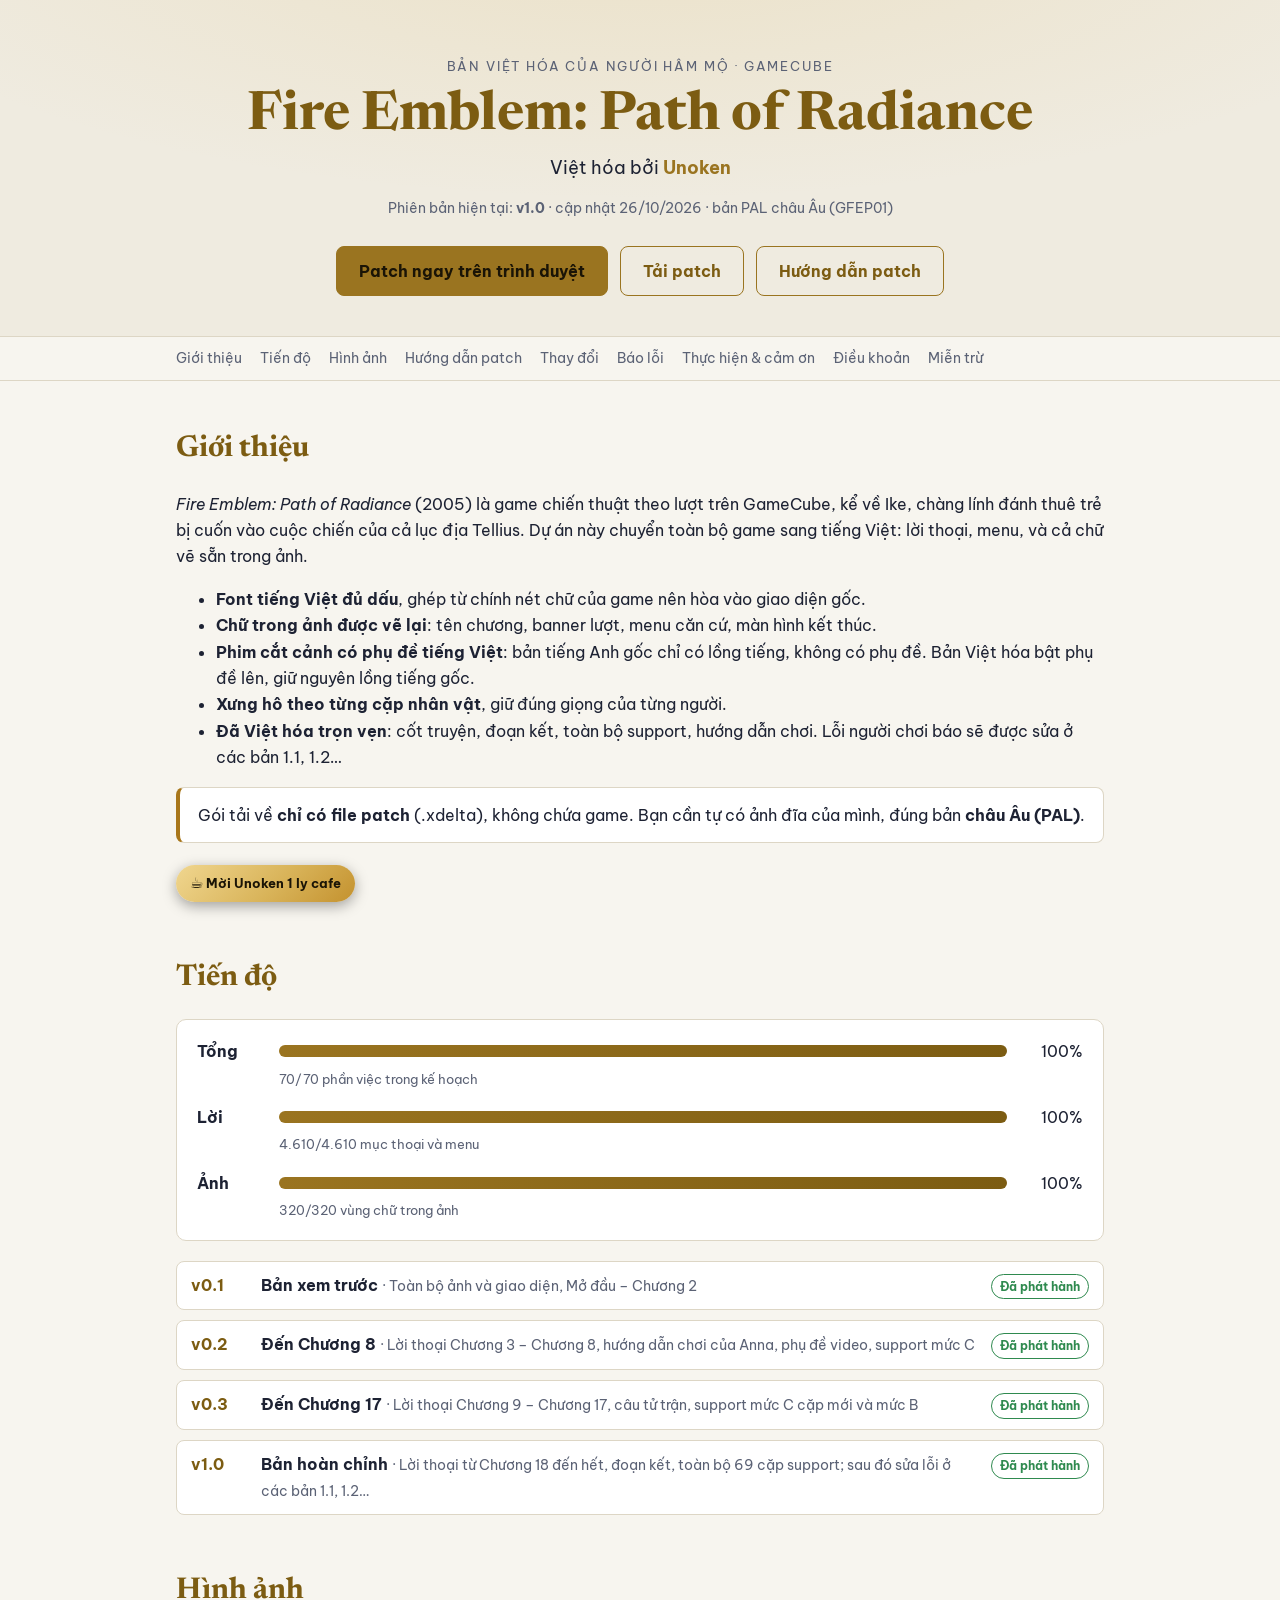
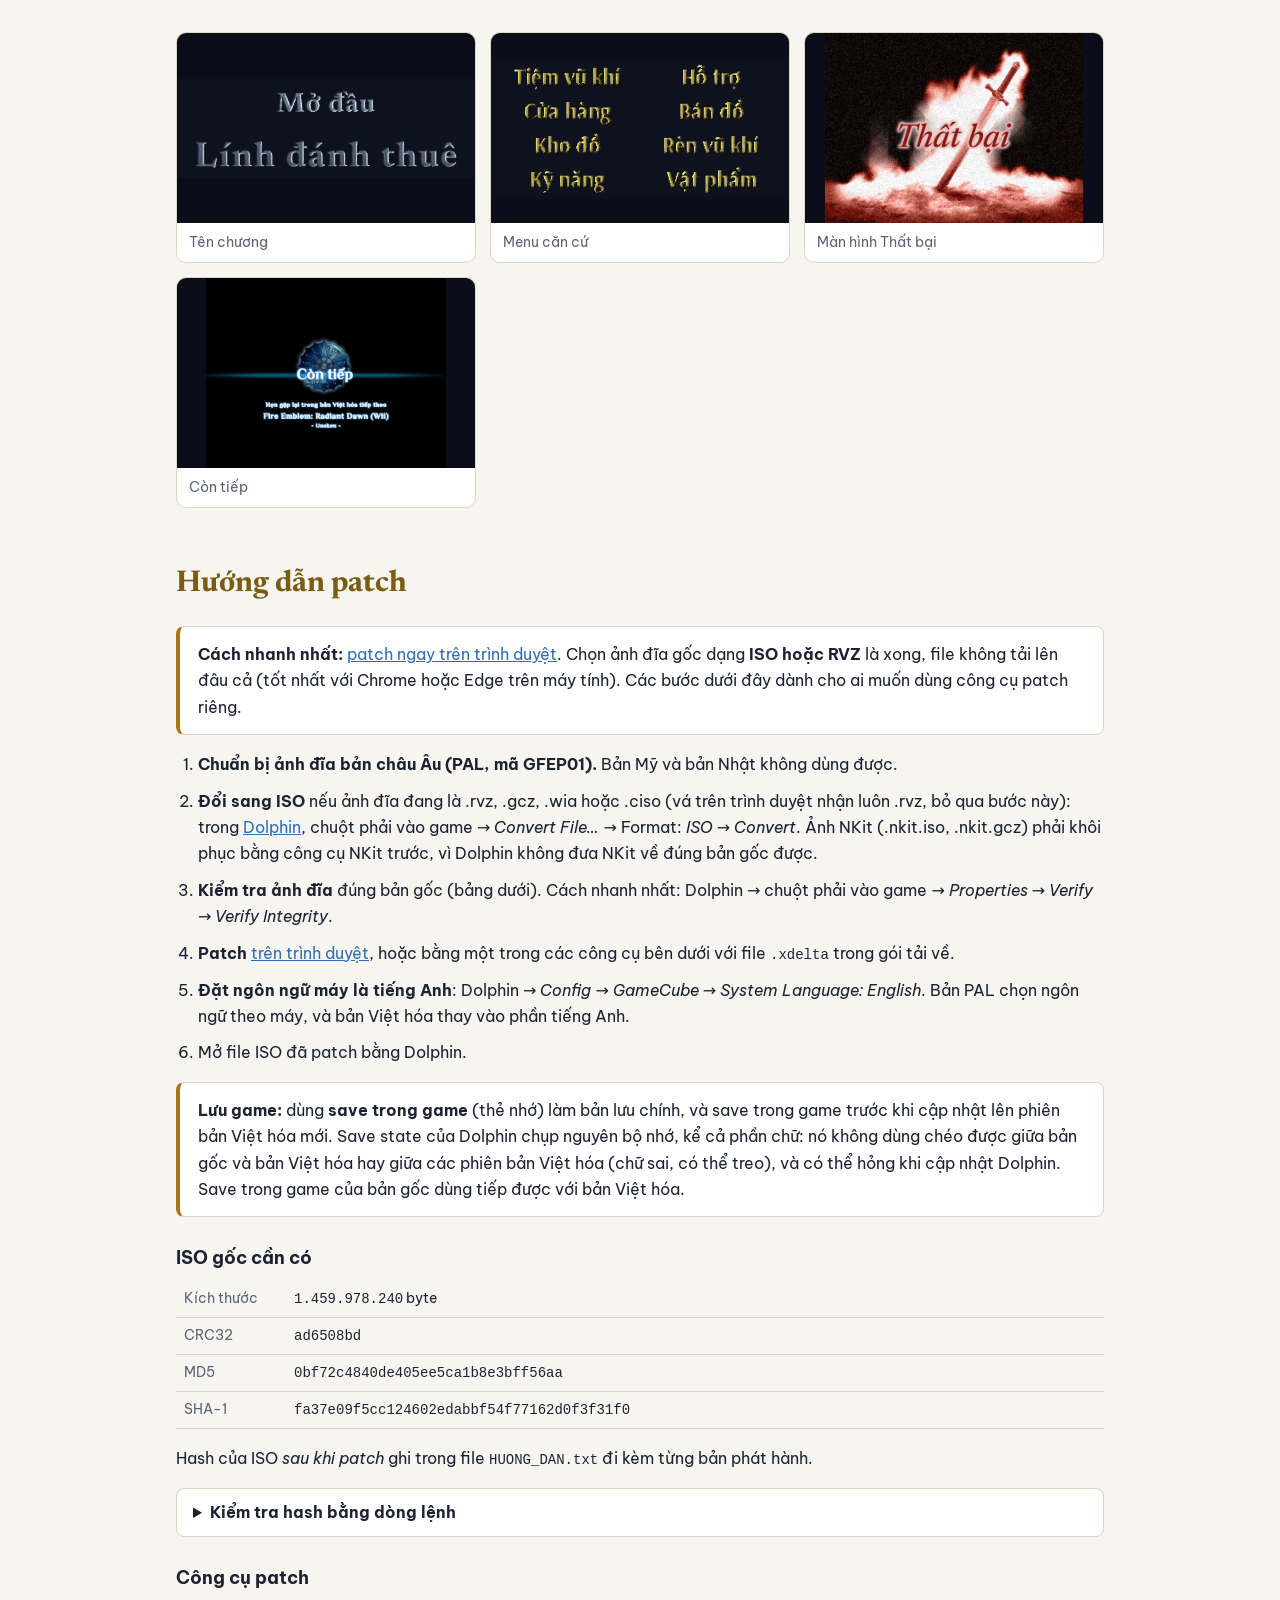
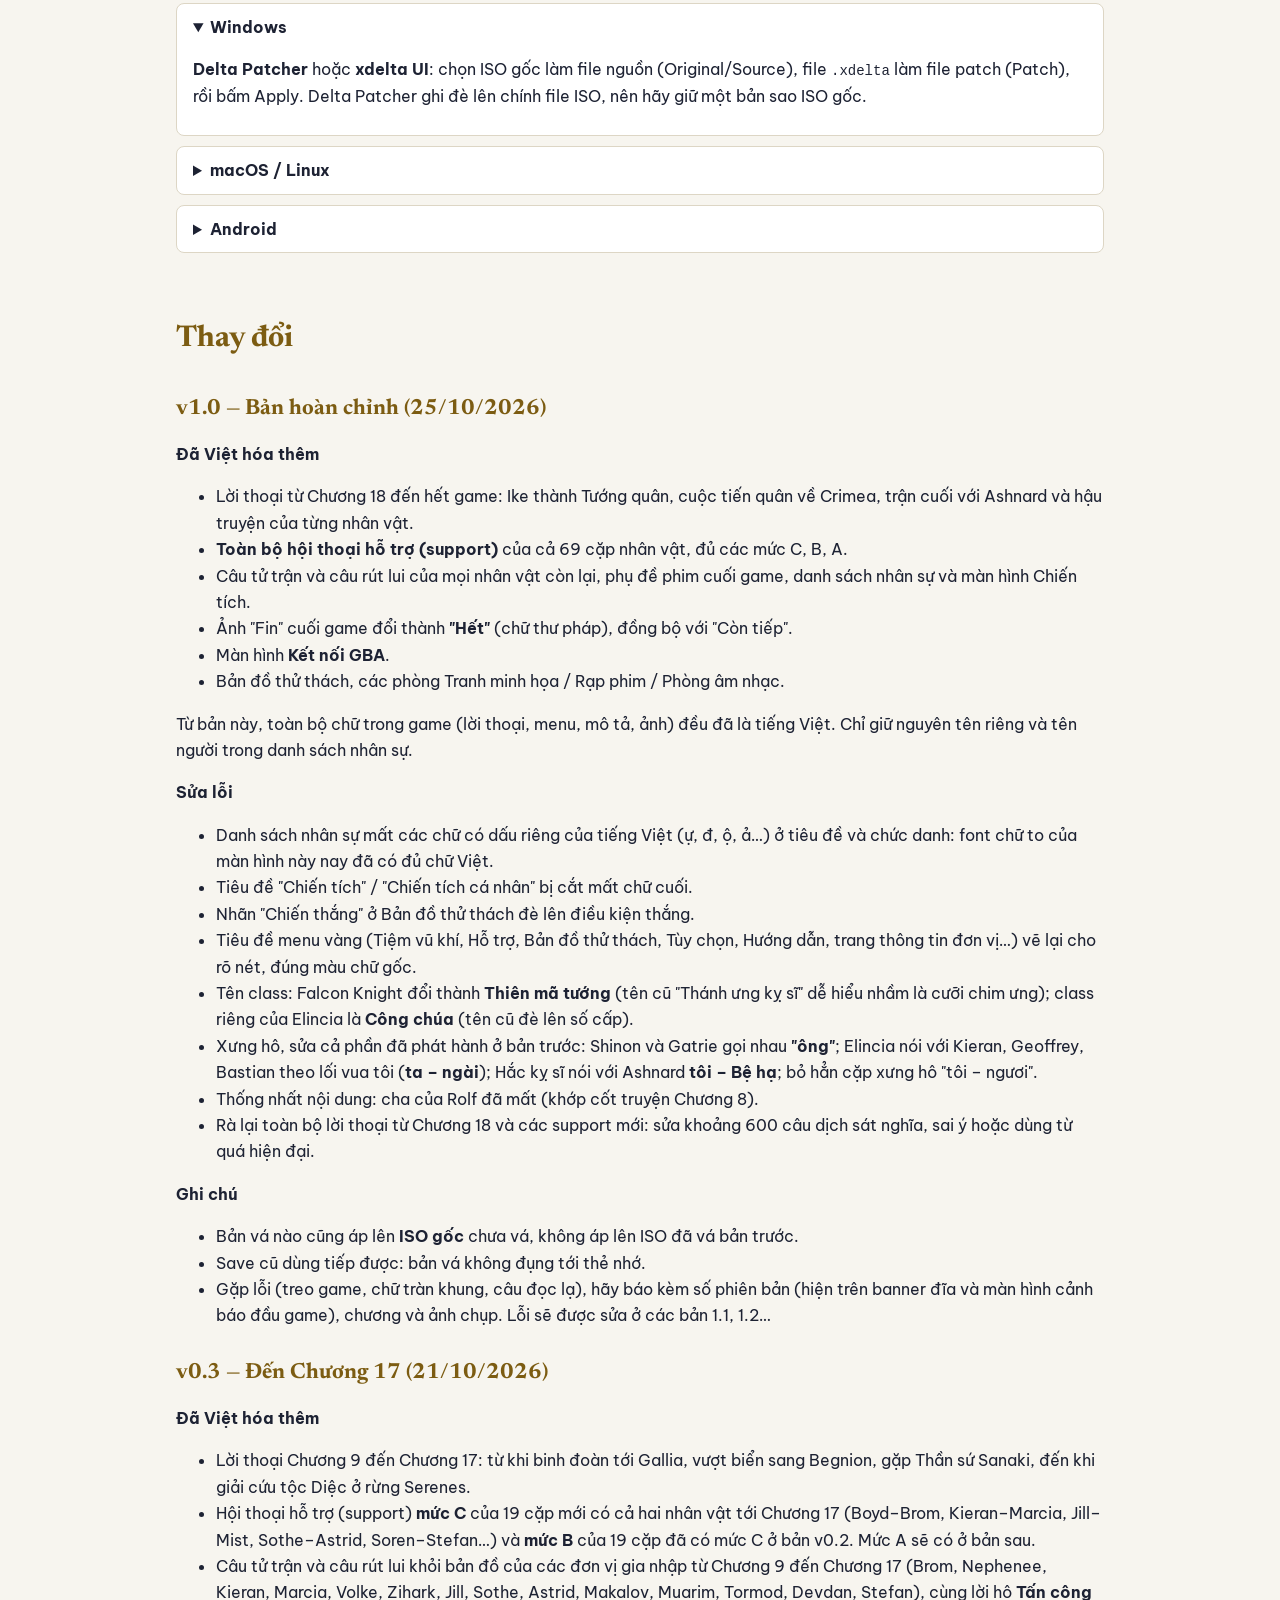
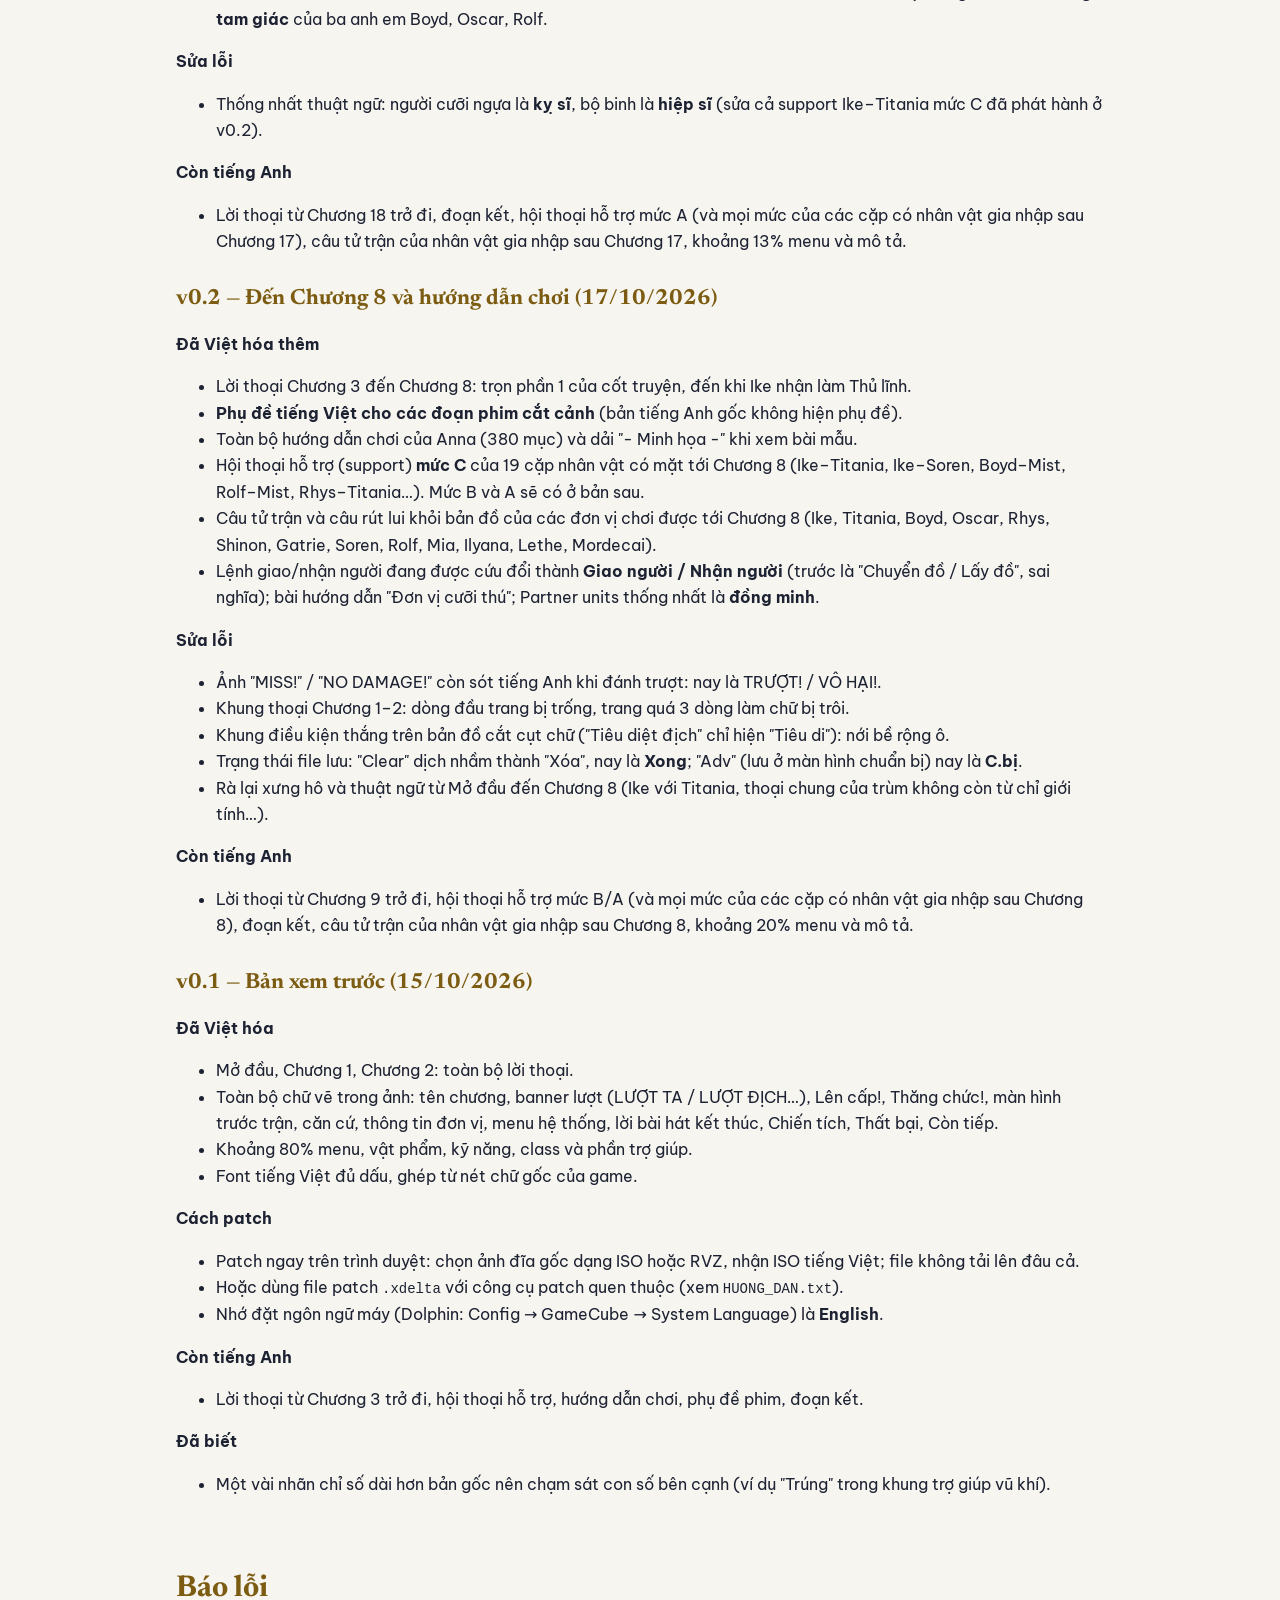
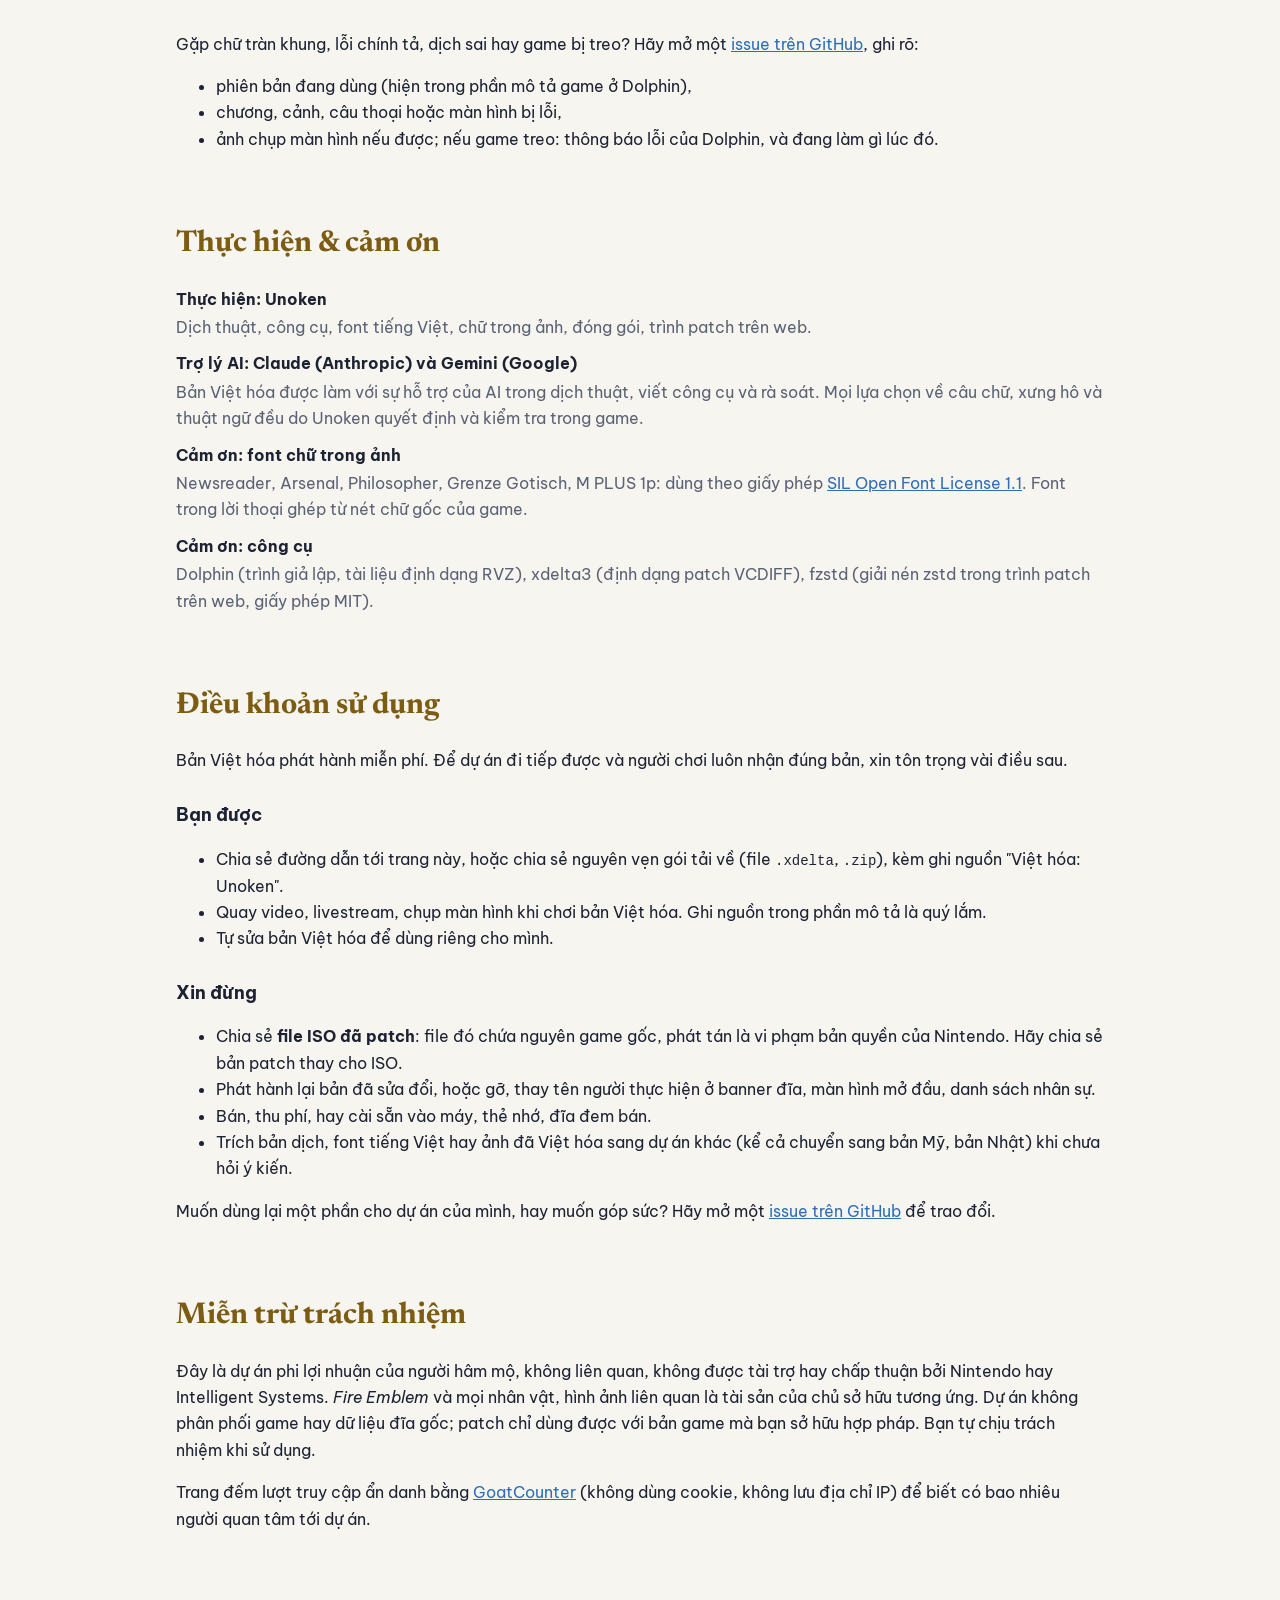
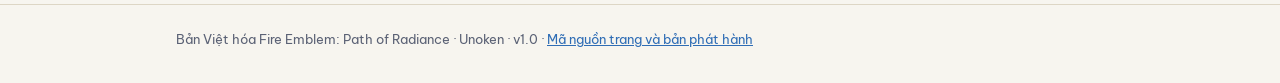
<file: index.html>
<!doctype html>
<html lang="vi">
<head>
<meta charset="utf-8">
<meta name="viewport" content="width=device-width, initial-scale=1">
<title>Fire Emblem: Path of Radiance — Bản Việt hóa</title>
<meta name="description" content="Bản Việt hóa do người hâm mộ thực hiện cho Fire Emblem: Path of Radiance (GameCube, bản PAL châu Âu). Patch ngay trên trình duyệt hoặc file patch xdelta, hướng dẫn, tiến độ dịch.">
<link rel="preconnect" href="https://fonts.googleapis.com">
<link rel="preconnect" href="https://fonts.gstatic.com" crossorigin>
<link href="https://fonts.googleapis.com/css2?family=Be+Vietnam+Pro:wght@400;500;700&family=Newsreader:opsz,wght@6..72,600;6..72,700&display=swap" rel="stylesheet">
<link rel="stylesheet" href="assets/style.css">
</head>
<body>
<header class="hero">
  <div class="wrap">
    <p class="kicker">Bản Việt hóa của người hâm mộ · GameCube</p>
    <h1>Fire Emblem: Path of Radiance</h1>
    <p class="sub">Việt hóa bởi <span class="by">Unoken</span></p>
    <p class="meta">Phiên bản hiện tại: <strong>v1.0</strong> · cập nhật 26/10/2026 · bản PAL châu Âu (GFEP01)</p>
    <div class="btns">
      <a class="btn primary" href="patch/">Patch ngay trên trình duyệt</a>
      <a class="btn" href="https://github.com/Unoken/FE9-VietHoa/releases/latest">Tải patch</a>
      <a class="btn" href="#huong-dan">Hướng dẫn patch</a>
    </div>
  </div>
</header>

<nav class="toc"><div class="wrap">
  <a href="#gioi-thieu">Giới thiệu</a><a href="#tien-do">Tiến độ</a><a href="#anh">Hình ảnh</a>
  <a href="#huong-dan">Hướng dẫn patch</a><a href="#thay-doi">Thay đổi</a><a href="#bao-loi">Báo lỗi</a>
  <a href="#cam-on">Thực hiện & cảm ơn</a><a href="#dieu-khoan">Điều khoản</a><a href="#mien-tru">Miễn trừ</a>
</div></nav>

<main class="wrap">
<section id="gioi-thieu">
  <h2>Giới thiệu</h2>
  <p><em>Fire Emblem: Path of Radiance</em> (2005) là game chiến thuật theo lượt trên GameCube, kể về Ike, chàng lính đánh thuê trẻ bị cuốn vào cuộc chiến của cả lục địa Tellius. Dự án này chuyển toàn bộ game sang tiếng Việt: lời thoại, menu, và cả chữ vẽ sẵn trong ảnh.</p>
  <ul>
    <li><strong>Font tiếng Việt đủ dấu</strong>, ghép từ chính nét chữ của game nên hòa vào giao diện gốc.</li>
    <li><strong>Chữ trong ảnh được vẽ lại</strong>: tên chương, banner lượt, menu căn cứ, màn hình kết thúc.</li>
    <li><strong>Phim cắt cảnh có phụ đề tiếng Việt</strong>: bản tiếng Anh gốc chỉ có lồng tiếng, không có phụ đề. Bản Việt hóa bật phụ đề lên, giữ nguyên lồng tiếng gốc.</li>
    <li><strong>Xưng hô theo từng cặp nhân vật</strong>, giữ đúng giọng của từng người.</li>
    <li><strong>Đã Việt hóa trọn vẹn</strong>: cốt truyện, đoạn kết, toàn bộ support, hướng dẫn chơi. Lỗi người chơi báo sẽ được sửa ở các bản 1.1, 1.2…</li>
  </ul>
  <div class="note">Gói tải về <strong>chỉ có file patch</strong> (.xdelta), không chứa game. Bạn cần tự có ảnh đĩa của mình, đúng bản <strong>châu Âu (PAL)</strong>.</div>
  <div class="cafe-row"><button type="button" class="cafe-btn" data-open="moi-cafe"><span class="cup" aria-hidden="true">☕</span> Mời Unoken 1 ly cafe</button></div>
</section>

<section id="tien-do">
  <h2>Tiến độ</h2>
  <div class="card progress">
    <div class="prow"><span class="lbl">Tổng</span><div class="bar"><i style="width:100.0%"></i></div><span class="pct">100%</span><span class="det">70/70 phần việc trong kế hoạch</span></div>
    <div class="prow"><span class="lbl">Lời</span><div class="bar"><i style="width:100.0%"></i></div><span class="pct">100%</span><span class="det">4.610/4.610 mục thoại và menu</span></div>
    <div class="prow"><span class="lbl">Ảnh</span><div class="bar"><i style="width:100.0%"></i></div><span class="pct">100%</span><span class="det">320/320 vùng chữ trong ảnh</span></div>
  </div>
  <ul class="miles">
    <li><span class="id">v0.1</span><span><strong>Bản xem trước</strong> <span class="desc">· Toàn bộ ảnh và giao diện, Mở đầu – Chương 2</span></span><span class="tag done">Đã phát hành</span></li>
    <li><span class="id">v0.2</span><span><strong>Đến Chương 8</strong> <span class="desc">· Lời thoại Chương 3 – Chương 8, hướng dẫn chơi của Anna, phụ đề video, support mức C</span></span><span class="tag done">Đã phát hành</span></li>
    <li><span class="id">v0.3</span><span><strong>Đến Chương 17</strong> <span class="desc">· Lời thoại Chương 9 – Chương 17, câu tử trận, support mức C cặp mới và mức B</span></span><span class="tag done">Đã phát hành</span></li>
    <li><span class="id">v1.0</span><span><strong>Bản hoàn chỉnh</strong> <span class="desc">· Lời thoại từ Chương 18 đến hết, đoạn kết, toàn bộ 69 cặp support; sau đó sửa lỗi ở các bản 1.1, 1.2…</span></span><span class="tag done">Đã phát hành</span></li>
  </ul>
</section>

<section id="anh">
  <h2>Hình ảnh</h2>
  <div class="gallery">
    <figure><img src="assets/screens/ten-chuong.png" alt="Tên chương" loading="lazy"><figcaption>Tên chương</figcaption></figure>
    <figure><img src="assets/screens/menu-can-cu.png" alt="Menu căn cứ" loading="lazy"><figcaption>Menu căn cứ</figcaption></figure>
    <figure><img src="assets/screens/that-bai.png" alt="Màn hình Thất bại" loading="lazy"><figcaption>Màn hình Thất bại</figcaption></figure>
    <figure><img src="assets/screens/con-tiep.png" alt="Còn tiếp" loading="lazy"><figcaption>Còn tiếp</figcaption></figure>
  </div>
</section>

<section id="huong-dan">
  <h2>Hướng dẫn patch</h2>
  <div class="note"><strong>Cách nhanh nhất:</strong> <a href="patch/">patch ngay trên trình duyệt</a>. Chọn ảnh đĩa gốc dạng <strong>ISO hoặc RVZ</strong> là xong, file không tải lên đâu cả (tốt nhất với Chrome hoặc Edge trên máy tính). Các bước dưới đây dành cho ai muốn dùng công cụ patch riêng.</div>
  <ol class="steps">
    <li><strong>Chuẩn bị ảnh đĩa bản châu Âu (PAL, mã GFEP01).</strong> Bản Mỹ và bản Nhật không dùng được.</li>
    <li><strong>Đổi sang ISO</strong> nếu ảnh đĩa đang là .rvz, .gcz, .wia hoặc .ciso (vá trên trình duyệt nhận luôn .rvz, bỏ qua bước này): trong <a href="https://dolphin-emu.org">Dolphin</a>, chuột phải vào game → <em>Convert File…</em> → Format: <em>ISO</em> → <em>Convert</em>.
      Ảnh NKit (.nkit.iso, .nkit.gcz) phải khôi phục bằng công cụ NKit trước, vì Dolphin không đưa NKit về đúng bản gốc được.</li>
    <li><strong>Kiểm tra ảnh đĩa</strong> đúng bản gốc (bảng dưới). Cách nhanh nhất: Dolphin → chuột phải vào game → <em>Properties</em> → <em>Verify</em> → <em>Verify Integrity</em>.</li>
    <li><strong>Patch</strong> <a href="patch/">trên trình duyệt</a>, hoặc bằng một trong các công cụ bên dưới với file <code>.xdelta</code> trong gói tải về.</li>
    <li><strong>Đặt ngôn ngữ máy là tiếng Anh</strong>: Dolphin → <em>Config</em> → <em>GameCube</em> → <em>System Language: English</em>. Bản PAL chọn ngôn ngữ theo máy, và bản Việt hóa thay vào phần tiếng Anh.</li>
    <li>Mở file ISO đã patch bằng Dolphin.</li>
  </ol>
  <div class="note"><strong>Lưu game:</strong> dùng <strong>save trong game</strong> (thẻ nhớ) làm bản lưu chính, và save trong game trước khi cập nhật lên phiên bản Việt hóa mới. Save state của Dolphin chụp nguyên bộ nhớ, kể cả phần chữ: nó không dùng chéo được giữa bản gốc và bản Việt hóa hay giữa các phiên bản Việt hóa (chữ sai, có thể treo), và có thể hỏng khi cập nhật Dolphin. Save trong game của bản gốc dùng tiếp được với bản Việt hóa.</div>

  <h3>ISO gốc cần có</h3>
  <table class="hash">
    <tr><td>Kích thước</td><td><code>1.459.978.240</code> byte</td></tr>
    <tr><td>CRC32</td><td><code>ad6508bd</code></td></tr>
    <tr><td>MD5</td><td><code>0bf72c4840de405ee5ca1b8e3bff56aa</code></td></tr>
    <tr><td>SHA-1</td><td><code>fa37e09f5cc124602edabbf54f77162d0f3f31f0</code></td></tr>
  </table>
  <p>Hash của ISO <em>sau khi patch</em> ghi trong file <code>HUONG_DAN.txt</code> đi kèm từng bản phát hành.</p>
  <details><summary>Kiểm tra hash bằng dòng lệnh</summary>
    <p>Windows (PowerShell):</p><pre>Get-FileHash -Algorithm SHA1 "game.iso"</pre>
    <p>macOS:</p><pre>shasum -a 1 game.iso</pre>
    <p>Linux:</p><pre>sha1sum game.iso</pre>
  </details>

  <h3>Công cụ patch</h3>
  <details open><summary>Windows</summary>
    <p><strong>Delta Patcher</strong> hoặc <strong>xdelta UI</strong>: chọn ISO gốc làm file nguồn (Original/Source), file <code>.xdelta</code> làm file patch (Patch), rồi bấm Apply. Delta Patcher ghi đè lên chính file ISO, nên hãy giữ một bản sao ISO gốc.</p>
  </details>
  <details><summary>macOS / Linux</summary>
    <p>Dùng <strong>Delta Patcher</strong> (có giao diện), hoặc dòng lệnh <code>xdelta3</code> (macOS: <code>brew install xdelta</code>; Linux: <code>sudo apt install xdelta3</code>):</p>
    <pre>xdelta3 -d -s "ISO gốc.iso" FE9-VietHoa-Unoken-v1.0.xdelta FE9-VietHoa-Unoken-v1.0.iso</pre>
  </details>
  <details><summary>Android</summary>
    <p>Dùng <strong>UniPatcher</strong>: chọn file patch <code>.xdelta</code> và file ISO gốc, rồi bấm patch. Sau đó mở bằng Dolphin cho Android.</p>
  </details>
</section>

<section id="thay-doi" class="changelog">
  <h2>Thay đổi</h2>
  <h3>v1.0 — Bản hoàn chỉnh (25/10/2026)</h3>
  <h4>Đã Việt hóa thêm</h4>
  <ul>
    <li>Lời thoại từ Chương 18 đến hết game: Ike thành Tướng quân, cuộc tiến quân về Crimea, trận cuối với Ashnard và hậu truyện của từng nhân vật.</li>
    <li><strong>Toàn bộ hội thoại hỗ trợ (support)</strong> của cả 69 cặp nhân vật, đủ các mức C, B, A.</li>
    <li>Câu tử trận và câu rút lui của mọi nhân vật còn lại, phụ đề phim cuối game, danh sách nhân sự và màn hình Chiến tích.</li>
    <li>Ảnh &quot;Fin&quot; cuối game đổi thành <strong>&quot;Hết&quot;</strong> (chữ thư pháp), đồng bộ với &quot;Còn tiếp&quot;.</li>
    <li>Màn hình <strong>Kết nối GBA</strong>.</li>
    <li>Bản đồ thử thách, các phòng Tranh minh họa / Rạp phim / Phòng âm nhạc.</li>
  </ul>
  <p>Từ bản này, toàn bộ chữ trong game (lời thoại, menu, mô tả, ảnh) đều đã là tiếng Việt. Chỉ giữ nguyên tên riêng và tên người trong danh sách nhân sự.</p>
  <h4>Sửa lỗi</h4>
  <ul>
    <li>Danh sách nhân sự mất các chữ có dấu riêng của tiếng Việt (ự, đ, ộ, ả…) ở tiêu đề và chức danh: font chữ to của màn hình này nay đã có đủ chữ Việt.</li>
    <li>Tiêu đề &quot;Chiến tích&quot; / &quot;Chiến tích cá nhân&quot; bị cắt mất chữ cuối.</li>
    <li>Nhãn &quot;Chiến thắng&quot; ở Bản đồ thử thách đè lên điều kiện thắng.</li>
    <li>Tiêu đề menu vàng (Tiệm vũ khí, Hỗ trợ, Bản đồ thử thách, Tùy chọn, Hướng dẫn, trang thông tin đơn vị…) vẽ lại cho rõ nét, đúng màu chữ gốc.</li>
    <li>Tên class: Falcon Knight đổi thành <strong>Thiên mã tướng</strong> (tên cũ &quot;Thánh ưng kỵ sĩ&quot; dễ hiểu nhầm là cưỡi chim ưng); class riêng của Elincia là <strong>Công chúa</strong> (tên cũ đè lên số cấp).</li>
    <li>Xưng hô, sửa cả phần đã phát hành ở bản trước: Shinon và Gatrie gọi nhau <strong>&quot;ông&quot;</strong>; Elincia nói với Kieran, Geoffrey, Bastian theo lối vua tôi (<strong>ta – ngài</strong>); Hắc kỵ sĩ nói với Ashnard <strong>tôi – Bệ hạ</strong>; bỏ hẳn cặp xưng hô &quot;tôi – ngươi&quot;.</li>
    <li>Thống nhất nội dung: cha của Rolf đã mất (khớp cốt truyện Chương 8).</li>
    <li>Rà lại toàn bộ lời thoại từ Chương 18 và các support mới: sửa khoảng 600 câu dịch sát nghĩa, sai ý hoặc dùng từ quá hiện đại.</li>
  </ul>
  <h4>Ghi chú</h4>
  <ul>
    <li>Bản vá nào cũng áp lên <strong>ISO gốc</strong> chưa vá, không áp lên ISO đã vá bản trước.</li>
    <li>Save cũ dùng tiếp được: bản vá không đụng tới thẻ nhớ.</li>
    <li>Gặp lỗi (treo game, chữ tràn khung, câu đọc lạ), hãy báo kèm số phiên bản (hiện trên banner đĩa và màn hình cảnh báo đầu game), chương và ảnh chụp. Lỗi sẽ được sửa ở các bản 1.1, 1.2…</li>
  </ul>
  <h3>v0.3 — Đến Chương 17 (21/10/2026)</h3>
  <h4>Đã Việt hóa thêm</h4>
  <ul>
    <li>Lời thoại Chương 9 đến Chương 17: từ khi binh đoàn tới Gallia, vượt biển sang Begnion, gặp Thần sứ Sanaki, đến khi giải cứu tộc Diệc ở rừng Serenes.</li>
    <li>Hội thoại hỗ trợ (support) <strong>mức C</strong> của 19 cặp mới có cả hai nhân vật tới Chương 17 (Boyd–Brom, Kieran–Marcia, Jill–Mist, Sothe–Astrid, Soren–Stefan…) và <strong>mức B</strong> của 19 cặp đã có mức C ở bản v0.2. Mức A sẽ có ở bản sau.</li>
    <li>Câu tử trận và câu rút lui khỏi bản đồ của các đơn vị gia nhập từ Chương 9 đến Chương 17 (Brom, Nephenee, Kieran, Marcia, Volke, Zihark, Jill, Sothe, Astrid, Makalov, Muarim, Tormod, Devdan, Stefan), cùng lời hô <strong>Tấn công tam giác</strong> của ba anh em Boyd, Oscar, Rolf.</li>
  </ul>
  <h4>Sửa lỗi</h4>
  <ul>
    <li>Thống nhất thuật ngữ: người cưỡi ngựa là <strong>kỵ sĩ</strong>, bộ binh là <strong>hiệp sĩ</strong> (sửa cả support Ike–Titania mức C đã phát hành ở v0.2).</li>
  </ul>
  <h4>Còn tiếng Anh</h4>
  <ul>
    <li>Lời thoại từ Chương 18 trở đi, đoạn kết, hội thoại hỗ trợ mức A (và mọi mức của các cặp có nhân vật gia nhập sau Chương 17), câu tử trận của nhân vật gia nhập sau Chương 17, khoảng 13% menu và mô tả.</li>
  </ul>
  <h3>v0.2 — Đến Chương 8 và hướng dẫn chơi (17/10/2026)</h3>
  <h4>Đã Việt hóa thêm</h4>
  <ul>
    <li>Lời thoại Chương 3 đến Chương 8: trọn phần 1 của cốt truyện, đến khi Ike nhận làm Thủ lĩnh.</li>
    <li><strong>Phụ đề tiếng Việt cho các đoạn phim cắt cảnh</strong> (bản tiếng Anh gốc không hiện phụ đề).</li>
    <li>Toàn bộ hướng dẫn chơi của Anna (380 mục) và dải &quot;- Minh họa -&quot; khi xem bài mẫu.</li>
    <li>Hội thoại hỗ trợ (support) <strong>mức C</strong> của 19 cặp nhân vật có mặt tới Chương 8 (Ike–Titania, Ike–Soren, Boyd–Mist, Rolf–Mist, Rhys–Titania…). Mức B và A sẽ có ở bản sau.</li>
    <li>Câu tử trận và câu rút lui khỏi bản đồ của các đơn vị chơi được tới Chương 8 (Ike, Titania, Boyd, Oscar, Rhys, Shinon, Gatrie, Soren, Rolf, Mia, Ilyana, Lethe, Mordecai).</li>
    <li>Lệnh giao/nhận người đang được cứu đổi thành <strong>Giao người / Nhận người</strong> (trước là &quot;Chuyển đồ / Lấy đồ&quot;, sai nghĩa); bài hướng dẫn &quot;Đơn vị cưỡi thú&quot;; Partner units thống nhất là <strong>đồng minh</strong>.</li>
  </ul>
  <h4>Sửa lỗi</h4>
  <ul>
    <li>Ảnh &quot;MISS!&quot; / &quot;NO DAMAGE!&quot; còn sót tiếng Anh khi đánh trượt: nay là TRƯỢT! / VÔ HẠI!.</li>
    <li>Khung thoại Chương 1–2: dòng đầu trang bị trống, trang quá 3 dòng làm chữ bị trôi.</li>
    <li>Khung điều kiện thắng trên bản đồ cắt cụt chữ (&quot;Tiêu diệt địch&quot; chỉ hiện &quot;Tiêu di&quot;): nới bề rộng ô.</li>
    <li>Trạng thái file lưu: &quot;Clear&quot; dịch nhầm thành &quot;Xóa&quot;, nay là <strong>Xong</strong>; &quot;Adv&quot; (lưu ở màn hình chuẩn bị) nay là <strong>C.bị</strong>.</li>
    <li>Rà lại xưng hô và thuật ngữ từ Mở đầu đến Chương 8 (Ike với Titania, thoại chung của trùm không còn từ chỉ giới tính…).</li>
  </ul>
  <h4>Còn tiếng Anh</h4>
  <ul>
    <li>Lời thoại từ Chương 9 trở đi, hội thoại hỗ trợ mức B/A (và mọi mức của các cặp có nhân vật gia nhập sau Chương 8), đoạn kết, câu tử trận của nhân vật gia nhập sau Chương 8, khoảng 20% menu và mô tả.</li>
  </ul>
  <h3>v0.1 — Bản xem trước (15/10/2026)</h3>
  <h4>Đã Việt hóa</h4>
  <ul>
    <li>Mở đầu, Chương 1, Chương 2: toàn bộ lời thoại.</li>
    <li>Toàn bộ chữ vẽ trong ảnh: tên chương, banner lượt (LƯỢT TA / LƯỢT ĐỊCH…), Lên cấp!, Thăng chức!, màn hình trước trận, căn cứ, thông tin đơn vị, menu hệ thống, lời bài hát kết thúc, Chiến tích, Thất bại, Còn tiếp.</li>
    <li>Khoảng 80% menu, vật phẩm, kỹ năng, class và phần trợ giúp.</li>
    <li>Font tiếng Việt đủ dấu, ghép từ nét chữ gốc của game.</li>
  </ul>
  <h4>Cách patch</h4>
  <ul>
    <li>Patch ngay trên trình duyệt: chọn ảnh đĩa gốc dạng ISO hoặc RVZ, nhận ISO tiếng Việt; file không tải lên đâu cả.</li>
    <li>Hoặc dùng file patch <code>.xdelta</code> với công cụ patch quen thuộc (xem <code>HUONG_DAN.txt</code>).</li>
    <li>Nhớ đặt ngôn ngữ máy (Dolphin: Config → GameCube → System Language) là <strong>English</strong>.</li>
  </ul>
  <h4>Còn tiếng Anh</h4>
  <ul>
    <li>Lời thoại từ Chương 3 trở đi, hội thoại hỗ trợ, hướng dẫn chơi, phụ đề phim, đoạn kết.</li>
  </ul>
  <h4>Đã biết</h4>
  <ul>
    <li>Một vài nhãn chỉ số dài hơn bản gốc nên chạm sát con số bên cạnh (ví dụ &quot;Trúng&quot; trong khung trợ giúp vũ khí).</li>
  </ul>
</section>

<section id="bao-loi">
  <h2>Báo lỗi</h2>
  <p>Gặp chữ tràn khung, lỗi chính tả, dịch sai hay game bị treo? Hãy mở một <a href="https://github.com/Unoken/FE9-VietHoa/issues">issue trên GitHub</a>, ghi rõ:</p>
  <ul>
    <li>phiên bản đang dùng (hiện trong phần mô tả game ở Dolphin),</li>
    <li>chương, cảnh, câu thoại hoặc màn hình bị lỗi,</li>
    <li>ảnh chụp màn hình nếu được; nếu game treo: thông báo lỗi của Dolphin, và đang làm gì lúc đó.</li>
  </ul>
</section>

<section id="cam-on">
  <h2>Thực hiện & cảm ơn</h2>
  <dl class="credits">
    <dt>Thực hiện: Unoken</dt><dd>Dịch thuật, công cụ, font tiếng Việt, chữ trong ảnh, đóng gói, trình patch trên web.</dd>
    <dt>Trợ lý AI: Claude (Anthropic) và Gemini (Google)</dt><dd>Bản Việt hóa được làm với sự hỗ trợ của AI trong dịch thuật, viết công cụ và rà soát. Mọi lựa chọn về câu chữ, xưng hô và thuật ngữ đều do Unoken quyết định và kiểm tra trong game.</dd>
    <dt>Cảm ơn: font chữ trong ảnh</dt><dd>Newsreader, Arsenal, Philosopher, Grenze Gotisch, M PLUS 1p: dùng theo giấy phép <a href="https://openfontlicense.org">SIL Open Font License 1.1</a>. Font trong lời thoại ghép từ nét chữ gốc của game.</dd>
    <dt>Cảm ơn: công cụ</dt><dd>Dolphin (trình giả lập, tài liệu định dạng RVZ), xdelta3 (định dạng patch VCDIFF), fzstd (giải nén zstd trong trình patch trên web, giấy phép MIT).</dd>
  </dl>
</section>

<section id="dieu-khoan">
  <h2>Điều khoản sử dụng</h2>
  <p>Bản Việt hóa phát hành miễn phí. Để dự án đi tiếp được và người chơi luôn nhận đúng bản, xin tôn trọng vài điều sau.</p>
  <h3>Bạn được</h3>
  <ul>
    <li>Chia sẻ đường dẫn tới trang này, hoặc chia sẻ nguyên vẹn gói tải về (file <code>.xdelta</code>, <code>.zip</code>), kèm ghi nguồn "Việt hóa: Unoken".</li>
    <li>Quay video, livestream, chụp màn hình khi chơi bản Việt hóa. Ghi nguồn trong phần mô tả là quý lắm.</li>
    <li>Tự sửa bản Việt hóa để dùng riêng cho mình.</li>
  </ul>
  <h3>Xin đừng</h3>
  <ul>
    <li>Chia sẻ <strong>file ISO đã patch</strong>: file đó chứa nguyên game gốc, phát tán là vi phạm bản quyền của Nintendo. Hãy chia sẻ bản patch thay cho ISO.</li>
    <li>Phát hành lại bản đã sửa đổi, hoặc gỡ, thay tên người thực hiện ở banner đĩa, màn hình mở đầu, danh sách nhân sự.</li>
    <li>Bán, thu phí, hay cài sẵn vào máy, thẻ nhớ, đĩa đem bán.</li>
    <li>Trích bản dịch, font tiếng Việt hay ảnh đã Việt hóa sang dự án khác (kể cả chuyển sang bản Mỹ, bản Nhật) khi chưa hỏi ý kiến.</li>
  </ul>
  <p>Muốn dùng lại một phần cho dự án của mình, hay muốn góp sức? Hãy mở một <a href="https://github.com/Unoken/FE9-VietHoa/issues">issue trên GitHub</a> để trao đổi.</p>
</section>

<section id="mien-tru">
  <h2>Miễn trừ trách nhiệm</h2>
  <p>Đây là dự án phi lợi nhuận của người hâm mộ, không liên quan, không được tài trợ hay chấp thuận bởi Nintendo hay Intelligent Systems. <em>Fire Emblem</em> và mọi nhân vật, hình ảnh liên quan là tài sản của chủ sở hữu tương ứng. Dự án không phân phối game hay dữ liệu đĩa gốc; patch chỉ dùng được với bản game mà bạn sở hữu hợp pháp. Bạn tự chịu trách nhiệm khi sử dụng.</p>
  <p>Trang đếm lượt truy cập ẩn danh bằng <a href="https://www.goatcounter.com/">GoatCounter</a> (không dùng cookie, không lưu địa chỉ IP) để biết có bao nhiêu người quan tâm tới dự án.</p>
</section>
</main>

<footer><div class="wrap">
  Bản Việt hóa Fire Emblem: Path of Radiance · Unoken · v1.0 · <a href="https://github.com/Unoken/FE9-VietHoa">Mã nguồn trang và bản phát hành</a>
</div></footer>
<dialog id="moi-cafe" class="cafe" aria-labelledby="moi-cafe-h">
  <button type="button" class="close" aria-label="Đóng">×</button>
  <h2 id="moi-cafe-h">Mời cafe</h2>
  <p>Bản Việt hóa luôn miễn phí và sẽ luôn miễn phí. Nếu bạn thấy vui khi chơi và muốn mời mình một ly cafe, mình sẵn lòng nhận, feel free nhé. Các bạn chơi hết game, báo lỗi giúp, giới thiệu cho bạn bè đã là quý lắm rồi.</p>
  <div class="donate">
    <img class="qr" src="assets/donate-qr.png" alt="Mã QR chuyển khoản">
    <dl>
      <dt>Ngân hàng</dt><dd>Techcombank</dd>
      <dt>Số tài khoản</dt><dd><code>19032525499014</code> <button type="button" class="copy" data-copy="19032525499014">Chép</button></dd>
      <dt>Chủ tài khoản</dt><dd>LUU QUANG DUC</dd>
      <dt>Nội dung</dt><dd>Moi cafe FE9</dd>
    </dl>
  </div>
</dialog>
<script>(() => {
  const dlg = document.getElementById("moi-cafe");
  document.querySelectorAll("[data-open=moi-cafe]").forEach(b => b.addEventListener("click", () => dlg.showModal()));
  dlg.querySelector(".close").addEventListener("click", () => dlg.close());
  dlg.addEventListener("click", e => { if (e.target === dlg) dlg.close(); });
  dlg.querySelectorAll("button.copy").forEach(b => b.addEventListener("click", () => {
    navigator.clipboard.writeText(b.dataset.copy).then(() => { b.textContent = "Đã chép"; setTimeout(() => b.textContent = "Chép", 1500); });
  }));
  if (location.hash === "#moi-cafe") dlg.showModal();
})();</script>
<script data-goatcounter="https://unoken.goatcounter.com/count" async src="https://gc.zgo.at/count.js"></script>
</body>
</html>
</file>
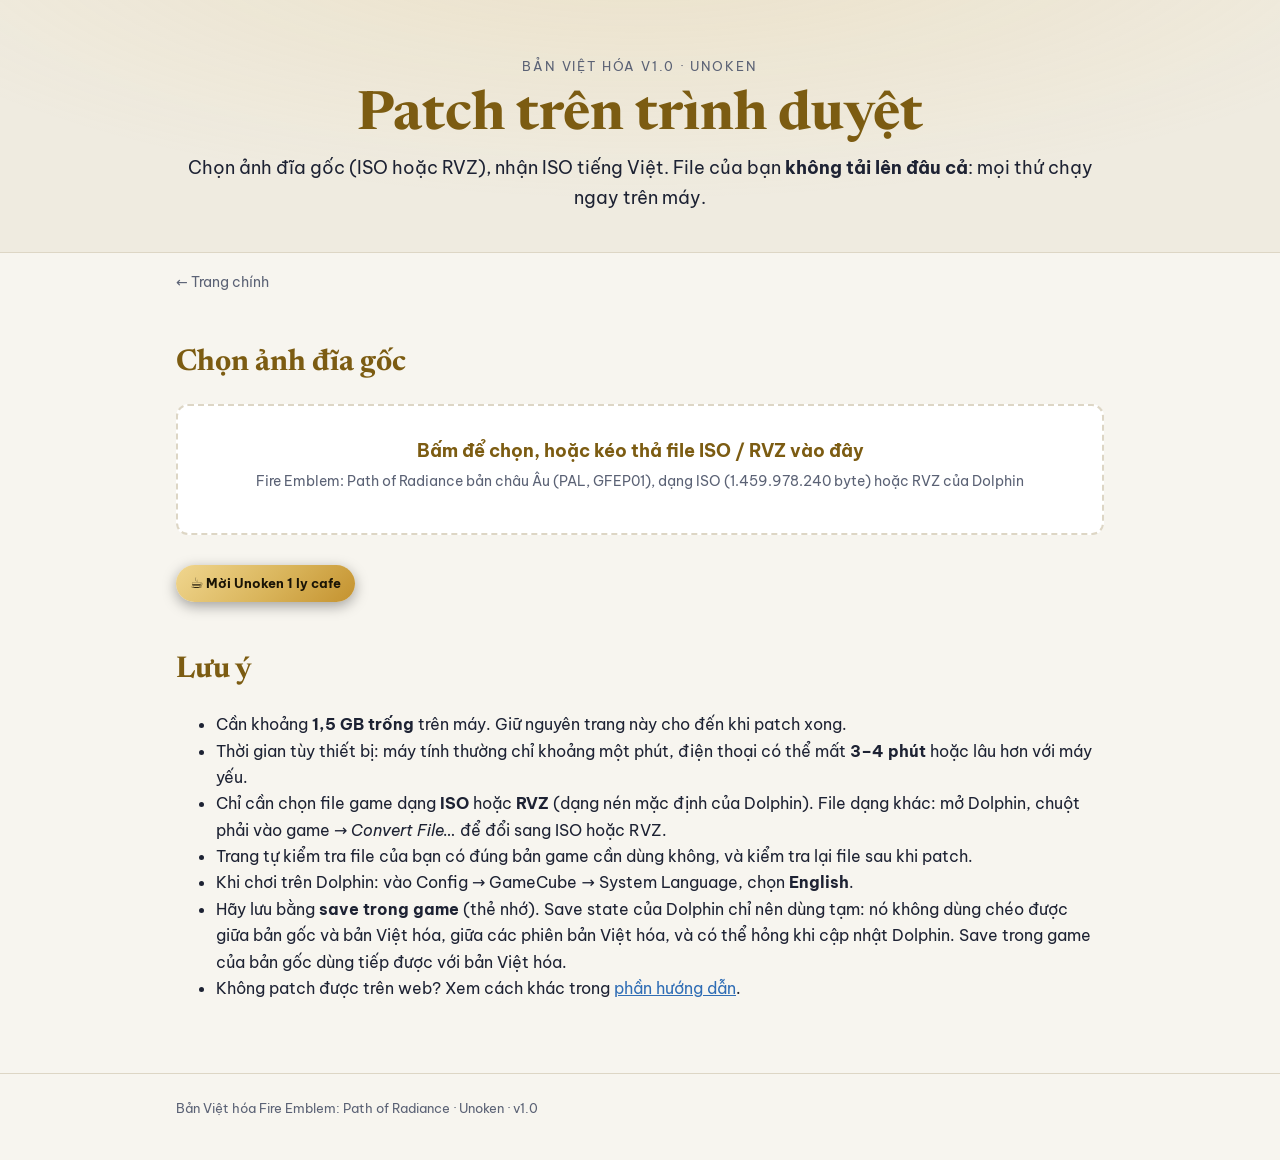
<file: patch/index.html>
<!doctype html>
<html lang="vi">
<head>
<meta charset="utf-8">
<meta name="viewport" content="width=device-width, initial-scale=1">
<title>Patch trên trình duyệt — Fire Emblem: Path of Radiance Việt hóa</title>
<meta name="description" content="Patch Fire Emblem: Path of Radiance (PAL, ISO hoặc RVZ) sang bản Việt hóa ngay trên trình duyệt. File không rời khỏi máy bạn.">
<link rel="preconnect" href="https://fonts.googleapis.com">
<link rel="preconnect" href="https://fonts.gstatic.com" crossorigin>
<link href="https://fonts.googleapis.com/css2?family=Be+Vietnam+Pro:wght@400;500;700&family=Newsreader:opsz,wght@6..72,600;6..72,700&display=swap" rel="stylesheet">
<link rel="stylesheet" href="../assets/style.css">
<style>
.drop { display: block; border: 2px dashed var(--line); border-radius: 12px; padding: 30px 18px; text-align: center;
  background: var(--card); cursor: pointer; transition: border-color .15s; }
.drop:hover, .drop.over { border-color: var(--gold); }
.drop input { display: none; }
.drop .big { font-size: 18px; font-weight: 700; color: var(--gold2); }
.drop .small { color: var(--muted); font-size: 14px; margin-top: 4px; }
#file-name { margin-top: 10px; font-size: 14px; word-break: break-all; }
#prog { margin: 18px 0; }
#prog .bar { height: 14px; }
#prog-txt { font-size: 14px; color: var(--muted); margin-top: 6px; font-variant-numeric: tabular-nums; }
.note.good { border-left-color: var(--ok); }
.note.bad { border-left-color: #e06464; }
#go { margin-top: 6px; font-size: 16px; cursor: pointer; }
.back { display: inline-block; margin: 18px 0 0; color: var(--muted); text-decoration: none; font-size: 14px; }
</style>
</head>
<body>
<header class="hero">
  <div class="wrap">
    <p class="kicker">Bản Việt hóa v1.0 · Unoken</p>
    <h1>Patch trên trình duyệt</h1>
    <p class="sub">Chọn ảnh đĩa gốc (ISO hoặc RVZ), nhận ISO tiếng Việt. File của bạn <strong>không tải lên đâu cả</strong>: mọi thứ chạy ngay trên máy.</p>
  </div>
</header>
<main class="wrap">
  <a class="back" href="../">← Trang chính</a>
  <section>
    <h2>Chọn ảnh đĩa gốc</h2>
    <label class="drop" id="drop">
      <input type="file" id="pick" accept=".iso,.gcm,.rvz">
      <div class="big">Bấm để chọn, hoặc kéo thả file ISO / RVZ vào đây</div>
      <div class="small">Fire Emblem: Path of Radiance bản châu Âu (PAL, GFEP01), dạng ISO (1.459.978.240 byte) hoặc RVZ của Dolphin</div>
      <div id="file-name"></div>
    </label>
    <div id="msg" class="note" hidden></div>
    <div id="prog" hidden><div class="bar"><i id="prog-bar" style="width:0"></i></div><div id="prog-txt"></div></div>
    <button id="go" class="btn primary" hidden>Patch và lưu ISO tiếng Việt</button>
    <p id="mode-note" class="note" hidden>Trình duyệt này không có hộp chọn nơi lưu: ISO mới sẽ được tải xuống như một file thường. Chrome hoặc Edge trên máy tính cho trải nghiệm tốt nhất.</p>
  </section>
  <div class="cafe-row"><button type="button" class="cafe-btn" data-open="moi-cafe"><span class="cup" aria-hidden="true">☕</span> Mời Unoken 1 ly cafe</button></div>
  <section>
    <h2>Lưu ý</h2>
    <ul>
      <li>Cần khoảng <strong>1,5 GB trống</strong> trên máy. Giữ nguyên trang này cho đến khi patch xong.</li>
      <li>Thời gian tùy thiết bị: máy tính thường chỉ khoảng một phút, điện thoại có thể mất <strong>3–4 phút</strong> hoặc lâu hơn với máy yếu.</li>
      <li>Chỉ cần chọn file game dạng <strong>ISO</strong> hoặc <strong>RVZ</strong> (dạng nén mặc định của Dolphin). File dạng khác: mở Dolphin, chuột phải vào game → <em>Convert File…</em> để đổi sang ISO hoặc RVZ.</li>
      <li>Trang tự kiểm tra file của bạn có đúng bản game cần dùng không, và kiểm tra lại file sau khi patch.</li>
      <li>Khi chơi trên Dolphin: vào Config → GameCube → System Language, chọn <strong>English</strong>.</li>
      <li>Hãy lưu bằng <strong>save trong game</strong> (thẻ nhớ). Save state của Dolphin chỉ nên dùng tạm: nó không dùng chéo được giữa bản gốc và bản Việt hóa, giữa các phiên bản Việt hóa, và có thể hỏng khi cập nhật Dolphin. Save trong game của bản gốc dùng tiếp được với bản Việt hóa.</li>
      <li>Không patch được trên web? Xem cách khác trong <a href="../#huong-dan">phần hướng dẫn</a>.</li>
    </ul>
  </section>
</main>
<footer><div class="wrap">Bản Việt hóa Fire Emblem: Path of Radiance · Unoken · v1.0</div></footer>
<dialog id="moi-cafe" class="cafe" aria-labelledby="moi-cafe-h">
  <button type="button" class="close" aria-label="Đóng">×</button>
  <h2 id="moi-cafe-h">Mời cafe</h2>
  <p>Bản Việt hóa luôn miễn phí và sẽ luôn miễn phí. Nếu bạn thấy vui khi chơi và muốn mời mình một ly cafe, mình sẵn lòng nhận, feel free nhé. Các bạn chơi hết game, báo lỗi giúp, giới thiệu cho bạn bè đã là quý lắm rồi.</p>
  <div class="donate">
    <img class="qr" src="../assets/donate-qr.png" alt="Mã QR chuyển khoản">
    <dl>
      <dt>Ngân hàng</dt><dd>Techcombank</dd>
      <dt>Số tài khoản</dt><dd><code>19032525499014</code> <button type="button" class="copy" data-copy="19032525499014">Chép</button></dd>
      <dt>Chủ tài khoản</dt><dd>LUU QUANG DUC</dd>
      <dt>Nội dung</dt><dd>Moi cafe FE9</dd>
    </dl>
  </div>
</dialog>
<script>(() => {
  const dlg = document.getElementById("moi-cafe");
  document.querySelectorAll("[data-open=moi-cafe]").forEach(b => b.addEventListener("click", () => dlg.showModal()));
  dlg.querySelector(".close").addEventListener("click", () => dlg.close());
  dlg.addEventListener("click", e => { if (e.target === dlg) dlg.close(); });
  dlg.querySelectorAll("button.copy").forEach(b => b.addEventListener("click", () => {
    navigator.clipboard.writeText(b.dataset.copy).then(() => { b.textContent = "Đã chép"; setTimeout(() => b.textContent = "Chép", 1500); });
  }));
  if (location.hash === "#moi-cafe") dlg.showModal();
})();</script>
<script>window.PATCH = {"file": "FE9-VietHoa-Unoken-v1.0.xdelta", "version": "v1.0", "outName": "FE9-VietHoa-Unoken-v1.0.iso", "outSize": 1459978240, "outCrc32": 2939864064, "srcSize": 1459978240, "srcCrc32": 2909079741, "gameId": "GFEP01"};</script>
<script src="patcher.js"></script>
<script data-goatcounter="https://unoken.goatcounter.com/count" async src="https://gc.zgo.at/count.js"></script>
</body>
</html>
</file>
<file: assets/style.css>
:root {
  --bg: #0e1220; --bg2: #151b2e; --card: #1a2238; --line: #2b3554;
  --text: #e7e9f0; --muted: #a3abc2; --gold: #d9b45a; --gold2: #f0d68f;
  --accent: #6aa6e8; --ok: #6fcf8e; --warn: #e8b85a; --bar: #2b3554;
}
@media (prefers-color-scheme: light) {
  :root {
    --bg: #f7f5ef; --bg2: #efebe0; --card: #ffffff; --line: #ddd6c5;
    --text: #1d2233; --muted: #5b6275; --gold: #9a7420; --gold2: #7c5c12;
    --accent: #2f6db5; --ok: #2f8a4f; --warn: #a8761a; --bar: #e4ddcc;
  }
}
* { box-sizing: border-box; }
[hidden] { display: none !important; }
button.btn { font: inherit; font-weight: 700; }
html { scroll-behavior: smooth; }
body {
  margin: 0; background: var(--bg); color: var(--text);
  font: 16px/1.65 "Be Vietnam Pro", system-ui, -apple-system, "Segoe UI", sans-serif;
}
a { color: var(--accent); }
.wrap { max-width: 960px; margin: 0 auto; padding: 0 16px; }
header.hero {
  background: radial-gradient(1200px 400px at 50% -80px, rgba(217,180,90,.18), transparent 70%), var(--bg2);
  border-bottom: 1px solid var(--line); padding: 56px 0 40px; text-align: center;
}
.cafe-row { margin: 22px 0 0; }
.cafe-btn {
  font: inherit; font-size: 13px; font-weight: 700; cursor: pointer;
  padding: 6px 14px; border-radius: 99px; border: 0; color: #1a1406;
  background: linear-gradient(135deg, #f0d68f, #d9b45a 55%, #c4922f);
  box-shadow: 0 4px 14px rgba(0, 0, 0, .35); transition: transform .15s;
}
.cafe-btn:hover { transform: translateY(-1px) scale(1.04); }
.cafe-btn .cup { display: inline-block; font-size: 15px; animation: cafe-tilt 2.6s ease-in-out infinite; }
@keyframes cafe-tilt { 0%, 80%, 100% { transform: rotate(0); } 86% { transform: rotate(-14deg); } 93% { transform: rotate(10deg); } }
@media (prefers-reduced-motion: reduce) { .cafe-btn .cup { animation: none; } }
.hero .kicker { color: var(--muted); letter-spacing: .14em; text-transform: uppercase; font-size: 13px; margin: 0; }
.hero h1 {
  font-family: "Newsreader", Georgia, serif; font-weight: 700; color: var(--gold2);
  font-size: clamp(32px, 6vw, 54px); line-height: 1.1; margin: 10px 0 6px;
}
.hero .sub { font-size: 18px; margin: 0; }
.hero .by { color: var(--gold); font-weight: 700; }
.hero .meta { color: var(--muted); font-size: 14px; margin: 14px 0 26px; }
.btns { display: flex; gap: 12px; justify-content: center; flex-wrap: wrap; }
.btn {
  display: inline-block; padding: 11px 22px; border-radius: 8px; font-weight: 700; text-decoration: none;
  border: 1px solid var(--gold); color: var(--gold2);
}
.btn.primary { background: var(--gold); color: #1a1406; }
nav.toc { border-bottom: 1px solid var(--line); background: var(--bg); position: sticky; top: 0; z-index: 5; }
nav.toc .wrap { display: flex; gap: 18px; overflow-x: auto; padding-top: 10px; padding-bottom: 10px; white-space: nowrap; }
nav.toc a { color: var(--muted); text-decoration: none; font-size: 14px; }
nav.toc a:hover { color: var(--gold2); }
section { padding: 44px 0 8px; }
h2 { font-family: "Newsreader", Georgia, serif; color: var(--gold2); font-size: 30px; margin: 0 0 16px; }
h3 { font-size: 18px; margin: 26px 0 8px; }
.note {
  background: var(--card); border: 1px solid var(--line); border-left: 4px solid var(--warn);
  border-radius: 8px; padding: 14px 18px; margin: 16px 0;
}
.card { background: var(--card); border: 1px solid var(--line); border-radius: 10px; padding: 18px 20px; }
.progress { display: grid; gap: 14px; }
.prow { display: grid; grid-template-columns: 70px 1fr 64px; gap: 12px; align-items: center; }
.prow .lbl { font-weight: 700; }
.prow .pct { text-align: right; font-variant-numeric: tabular-nums; }
.prow .det { grid-column: 2 / 4; color: var(--muted); font-size: 13px; margin-top: -8px; }
.bar { height: 12px; background: var(--bar); border-radius: 6px; overflow: hidden; }
.bar > i { display: block; height: 100%; background: linear-gradient(90deg, var(--gold), var(--gold2)); }
.miles { list-style: none; padding: 0; margin: 20px 0 0; display: grid; gap: 10px; }
.miles li { display: grid; grid-template-columns: 58px 1fr auto; gap: 12px; align-items: baseline;
  background: var(--card); border: 1px solid var(--line); border-radius: 8px; padding: 10px 14px; }
.miles .id { font-weight: 700; color: var(--gold2); }
.miles .desc { color: var(--muted); font-size: 14px; }
.tag { font-size: 12px; font-weight: 700; padding: 2px 8px; border-radius: 99px; border: 1px solid var(--line); color: var(--muted); }
.tag.done { color: var(--ok); border-color: var(--ok); }
.tag.doing { color: var(--warn); border-color: var(--warn); }
.gallery { display: grid; grid-template-columns: repeat(auto-fill, minmax(260px, 1fr)); gap: 14px; }
.gallery figure { margin: 0; background: var(--card); border: 1px solid var(--line); border-radius: 10px; overflow: hidden; }
.gallery img { display: block; width: 100%; height: 190px; object-fit: contain; background: #0b0e18; image-rendering: auto; }
.gallery figcaption { padding: 8px 12px; font-size: 14px; color: var(--muted); }
ol.steps { padding-left: 22px; }
ol.steps > li { margin-bottom: 10px; }
details { background: var(--card); border: 1px solid var(--line); border-radius: 8px; padding: 10px 16px; margin: 10px 0; }
details summary { cursor: pointer; font-weight: 700; }
code, pre { font-family: ui-monospace, SFMono-Regular, Menlo, Consolas, monospace; font-size: 14px; }
pre { background: var(--bg2); border: 1px solid var(--line); border-radius: 6px; padding: 10px 12px; overflow-x: auto; }
table.hash { width: 100%; border-collapse: collapse; font-size: 14px; }
table.hash td { padding: 6px 8px; border-bottom: 1px solid var(--line); vertical-align: top; }
table.hash td:first-child { color: var(--muted); width: 110px; }
table.hash code { word-break: break-all; }
.changelog h3 { color: var(--gold2); font-family: "Newsreader", Georgia, serif; font-size: 22px; }
.changelog h4 { margin: 14px 0 4px; }
.credits dt { font-weight: 700; margin-top: 10px; }
.credits dd { margin: 2px 0 0; color: var(--muted); }
dialog.cafe {
  width: min(560px, calc(100vw - 32px)); max-height: calc(100vh - 32px); overflow-y: auto;
  background: var(--card); color: var(--text); border: 1px solid var(--line); border-radius: 12px; padding: 22px 24px;
}
dialog.cafe::backdrop { background: rgba(5, 8, 16, .65); }
dialog.cafe h2 { margin-bottom: 8px; }
dialog.cafe .close {
  position: absolute; top: 10px; right: 12px; font-size: 26px; line-height: 1; cursor: pointer;
  background: none; border: 0; color: var(--muted); padding: 4px 8px;
}
dialog.cafe .close:hover { color: var(--gold2); }
.donate { justify-content: center; display: flex; flex-wrap: wrap; gap: 20px 28px; align-items: center; }
.donate .qr { width: 240px; max-width: 100%; height: auto; border-radius: 10px; background: #fff; padding: 6px; }
.donate dl { display: grid; grid-template-columns: auto 1fr; gap: 6px 14px; margin: 0; }
.donate dt { color: var(--muted); }
.donate dd { margin: 0; font-weight: 500; }
.donate code { font-size: 16px; font-weight: 700; color: var(--gold2); }
.copy { margin-left: 6px; font: inherit; font-size: 12px; padding: 2px 10px; border-radius: 99px; cursor: pointer;
  background: transparent; color: var(--gold2); border: 1px solid var(--gold); }
footer { border-top: 1px solid var(--line); margin-top: 48px; padding: 24px 0 40px; color: var(--muted); font-size: 13px; }
@media (max-width: 560px) {
  .miles li { grid-template-columns: 48px 1fr; }
  .miles .tag { grid-column: 2; justify-self: start; }
  .prow { grid-template-columns: 54px 1fr 52px; }
}
</file>
